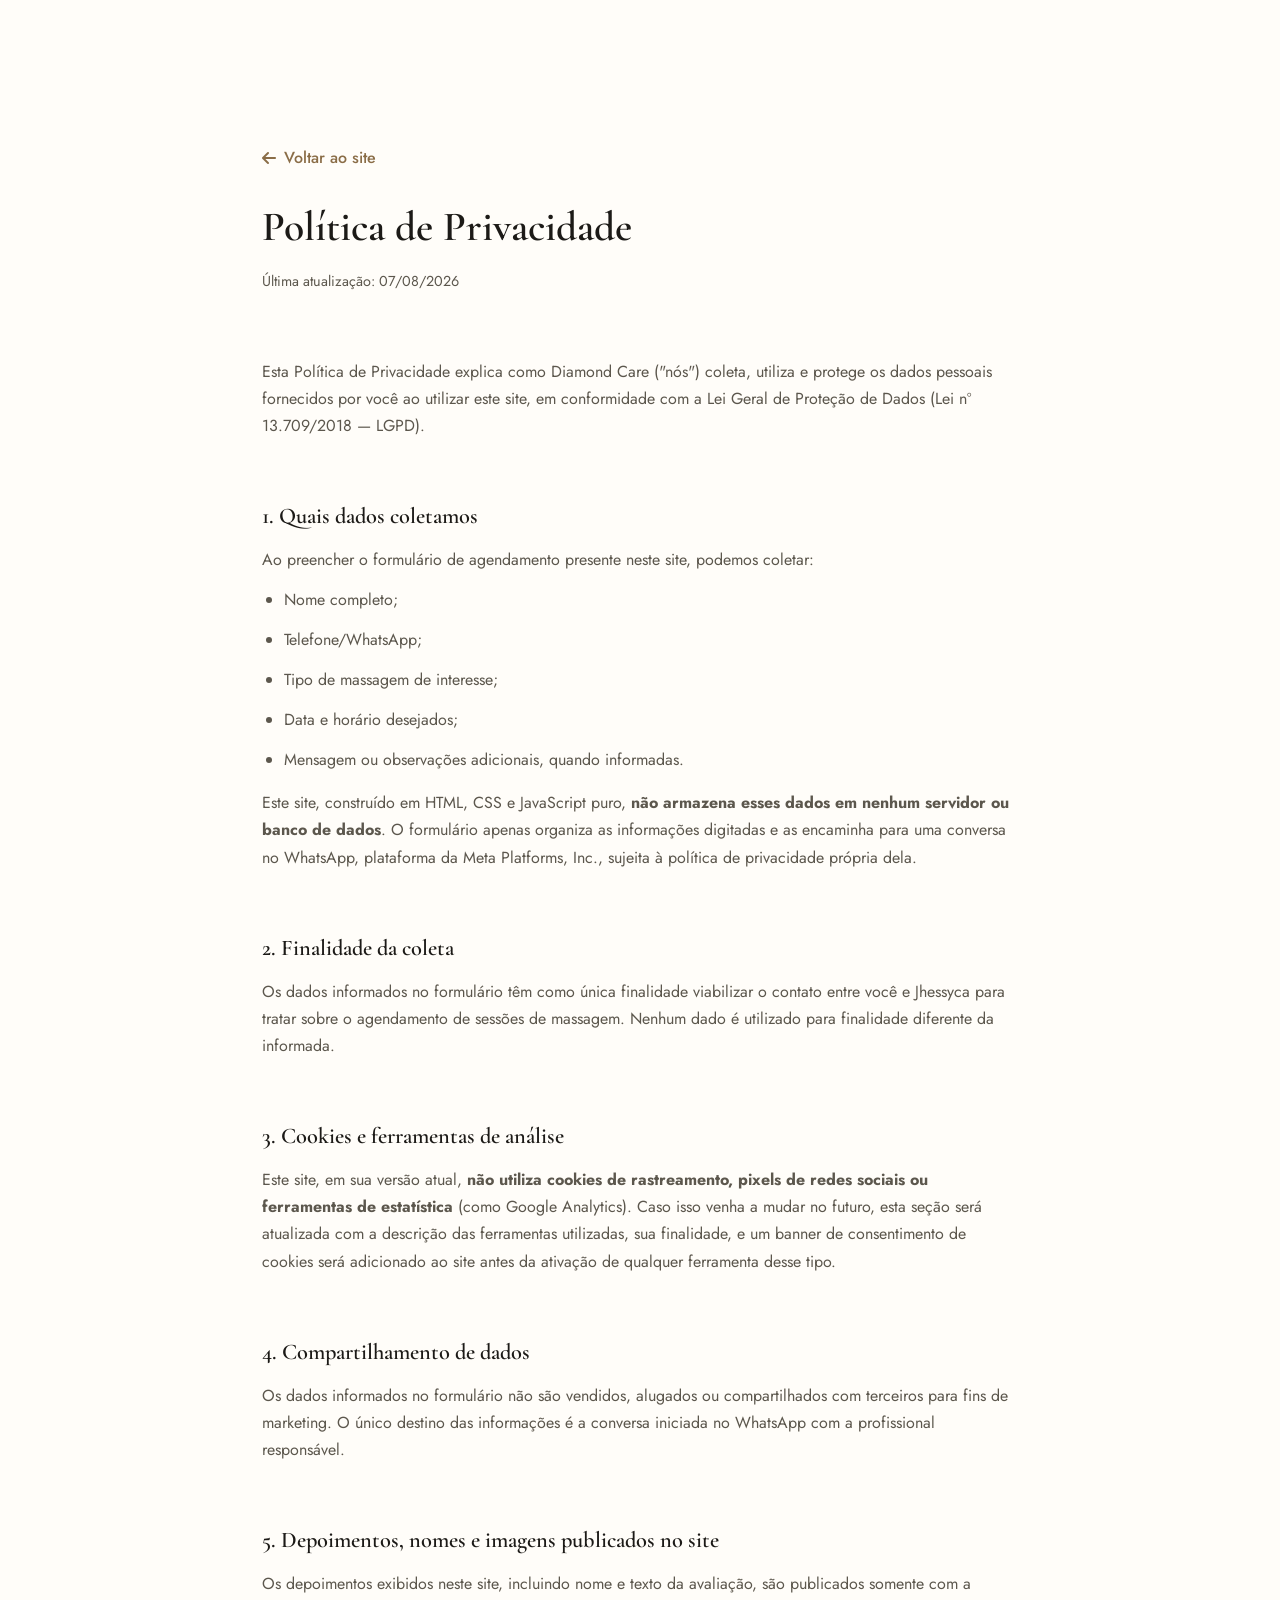
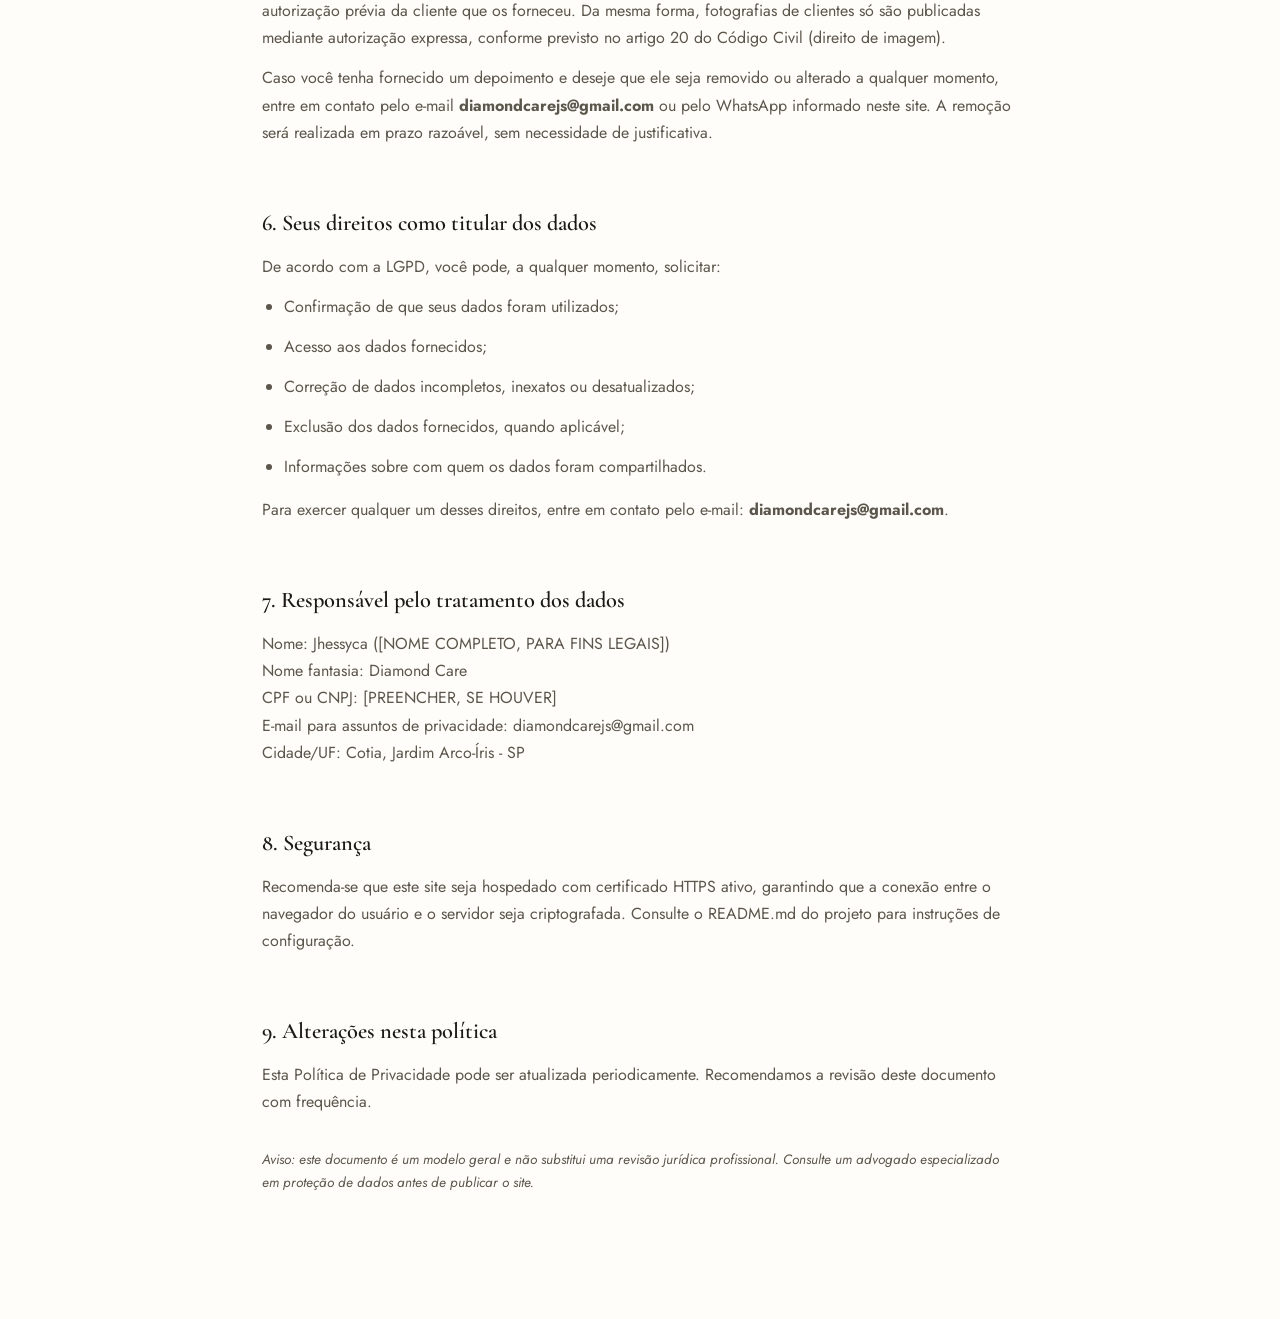
<file: politicas-de-privacidades.html>
<!DOCTYPE html>
<html lang="pt-BR">
<head>
  <meta charset="UTF-8" />
  <meta name="viewport" content="width=device-width, initial-scale=1.0" />
  <title>Política de Privacidade | Diamond Care</title>
  <meta name="description" content="Política de Privacidade de Diamond Care — saiba como seus dados são coletados e utilizados." />
  <meta name="robots" content="noindex, follow" />

  <link rel="preconnect" href="https://fonts.googleapis.com" />
  <link rel="preconnect" href="https://fonts.gstatic.com" crossorigin />
  <link href="https://fonts.googleapis.com/css2?family=Cormorant+Garamond:wght@500;600;700&family=Jost:wght@300;400;500;600&display=swap" rel="stylesheet" />
  <link rel="stylesheet" href="https://cdnjs.cloudflare.com/ajax/libs/font-awesome/6.5.2/css/all.min.css" />
  <link rel="stylesheet" href="../style.css" />

  <style>
    /* Estilos específicos das páginas institucionais (privacidade e termos) */
    .pagina-legal {
      max-width: 820px;
      margin: 0 auto;
      padding: calc(var(--espaco-xl) + 2rem) var(--espaco-md) var(--espaco-xl);
    }
    .pagina-legal h1 {
      font-size: clamp(2rem, 4vw, 2.6rem);
      margin-bottom: var(--espaco-sm);
    }
    .pagina-legal .atualizado-em {
      color: var(--cor-texto-suave);
      font-size: 0.9rem;
      margin-bottom: var(--espaco-lg);
    }
    .pagina-legal h2 {
      font-size: 1.4rem;
      margin-top: var(--espaco-lg);
      margin-bottom: var(--espaco-sm);
    }
    .pagina-legal p,
    .pagina-legal li {
      color: var(--cor-texto-suave);
      margin-bottom: 0.8rem;
    }
    .pagina-legal ul {
      list-style: disc;
      padding-left: 1.4rem;
      margin-bottom: 1rem;
    }
    .voltar-inicio {
      display: inline-flex;
      align-items: center;
      gap: 0.5rem;
      margin-bottom: var(--espaco-md);
      color: var(--cor-dourado-escuro);
      font-weight: 500;
    }
  </style>
</head>
<body>
  <main class="pagina-legal">
    <a href="../index.html" class="voltar-inicio"><i class="fa-solid fa-arrow-left" aria-hidden="true"></i> Voltar ao site</a>

    <h1>Política de Privacidade</h1>
    <p class="atualizado-em">Última atualização: 07/08/2026</p>

    <p>
      Esta Política de Privacidade explica como Diamond Care ("nós") coleta, utiliza e protege os dados
      pessoais fornecidos por você ao utilizar este site, em conformidade com a Lei Geral de Proteção de Dados
      (Lei nº 13.709/2018 — LGPD).
    </p>

    <h2>1. Quais dados coletamos</h2>
    <p>Ao preencher o formulário de agendamento presente neste site, podemos coletar:</p>
    <ul>
      <li>Nome completo;</li>
      <li>Telefone/WhatsApp;</li>
      <li>Tipo de massagem de interesse;</li>
      <li>Data e horário desejados;</li>
      <li>Mensagem ou observações adicionais, quando informadas.</li>
    </ul>
    <p>
      Este site, construído em HTML, CSS e JavaScript puro, <strong>não armazena esses dados em nenhum servidor
      ou banco de dados</strong>. O formulário apenas organiza as informações digitadas e as encaminha para uma
      conversa no WhatsApp, plataforma da Meta Platforms, Inc., sujeita à política de privacidade própria dela.
    </p>

    <h2>2. Finalidade da coleta</h2>
    <p>
      Os dados informados no formulário têm como única finalidade viabilizar o contato entre você e
      Jhessyca para tratar sobre o agendamento de sessões de massagem. Nenhum dado é utilizado para
      finalidade diferente da informada.
    </p>

    <h2>3. Cookies e ferramentas de análise</h2>
    <p>
      Este site, em sua versão atual, <strong>não utiliza cookies de rastreamento, pixels de redes sociais ou
      ferramentas de estatística</strong> (como Google Analytics). Caso isso venha a mudar no futuro, esta seção
      será atualizada com a descrição das ferramentas utilizadas, sua finalidade, e um banner de consentimento de
      cookies será adicionado ao site antes da ativação de qualquer ferramenta desse tipo.
    </p>

    <h2>4. Compartilhamento de dados</h2>
    <p>
      Os dados informados no formulário não são vendidos, alugados ou compartilhados com terceiros para fins de
      marketing. O único destino das informações é a conversa iniciada no WhatsApp com a profissional responsável.
    </p>

    <h2>5. Depoimentos, nomes e imagens publicados no site</h2>
    <p>
      Os depoimentos exibidos neste site, incluindo nome e texto da avaliação, são publicados somente com a
      autorização prévia da cliente que os forneceu. Da mesma forma, fotografias de clientes só são publicadas
      mediante autorização expressa, conforme previsto no artigo 20 do Código Civil (direito de imagem).
    </p>
    <p>
      Caso você tenha fornecido um depoimento e deseje que ele seja removido ou alterado a qualquer momento, entre
      em contato pelo e-mail <strong>diamondcarejs@gmail.com</strong> ou pelo WhatsApp informado neste site. A
      remoção será realizada em prazo razoável, sem necessidade de justificativa.
    </p>

    <h2>6. Seus direitos como titular dos dados</h2>
    <p>De acordo com a LGPD, você pode, a qualquer momento, solicitar:</p>
    <ul>
      <li>Confirmação de que seus dados foram utilizados;</li>
      <li>Acesso aos dados fornecidos;</li>
      <li>Correção de dados incompletos, inexatos ou desatualizados;</li>
      <li>Exclusão dos dados fornecidos, quando aplicável;</li>
      <li>Informações sobre com quem os dados foram compartilhados.</li>
    </ul>
    <p>
      Para exercer qualquer um desses direitos, entre em contato pelo e-mail:
      <strong>diamondcarejs@gmail.com</strong>.
    </p>

    <h2>7. Responsável pelo tratamento dos dados</h2>
    <p>
      Nome: Jhessyca ([NOME COMPLETO, PARA FINS LEGAIS])<br />
      Nome fantasia: Diamond Care<br />
      CPF ou CNPJ: [PREENCHER, SE HOUVER]<br />
      E-mail para assuntos de privacidade: diamondcarejs@gmail.com<br />
      Cidade/UF: Cotia, Jardim Arco-Íris - SP
    </p>

    <h2>8. Segurança</h2>
    <p>
      Recomenda-se que este site seja hospedado com certificado HTTPS ativo, garantindo que a conexão entre o
      navegador do usuário e o servidor seja criptografada. Consulte o README.md do projeto para instruções de
      configuração.
    </p>

    <h2>9. Alterações nesta política</h2>
    <p>
      Esta Política de Privacidade pode ser atualizada periodicamente. Recomendamos a revisão deste documento
      com frequência.
    </p>

    <p style="margin-top: 2rem; font-size: 0.85rem;">
      <em>
        Aviso: este documento é um modelo geral e não substitui uma revisão jurídica profissional.
        Consulte um advogado especializado em proteção de dados antes de publicar o site.
      </em>
    </p>
  </main>

  <script src="../script.js"></script>
</body>
</html>
</file>
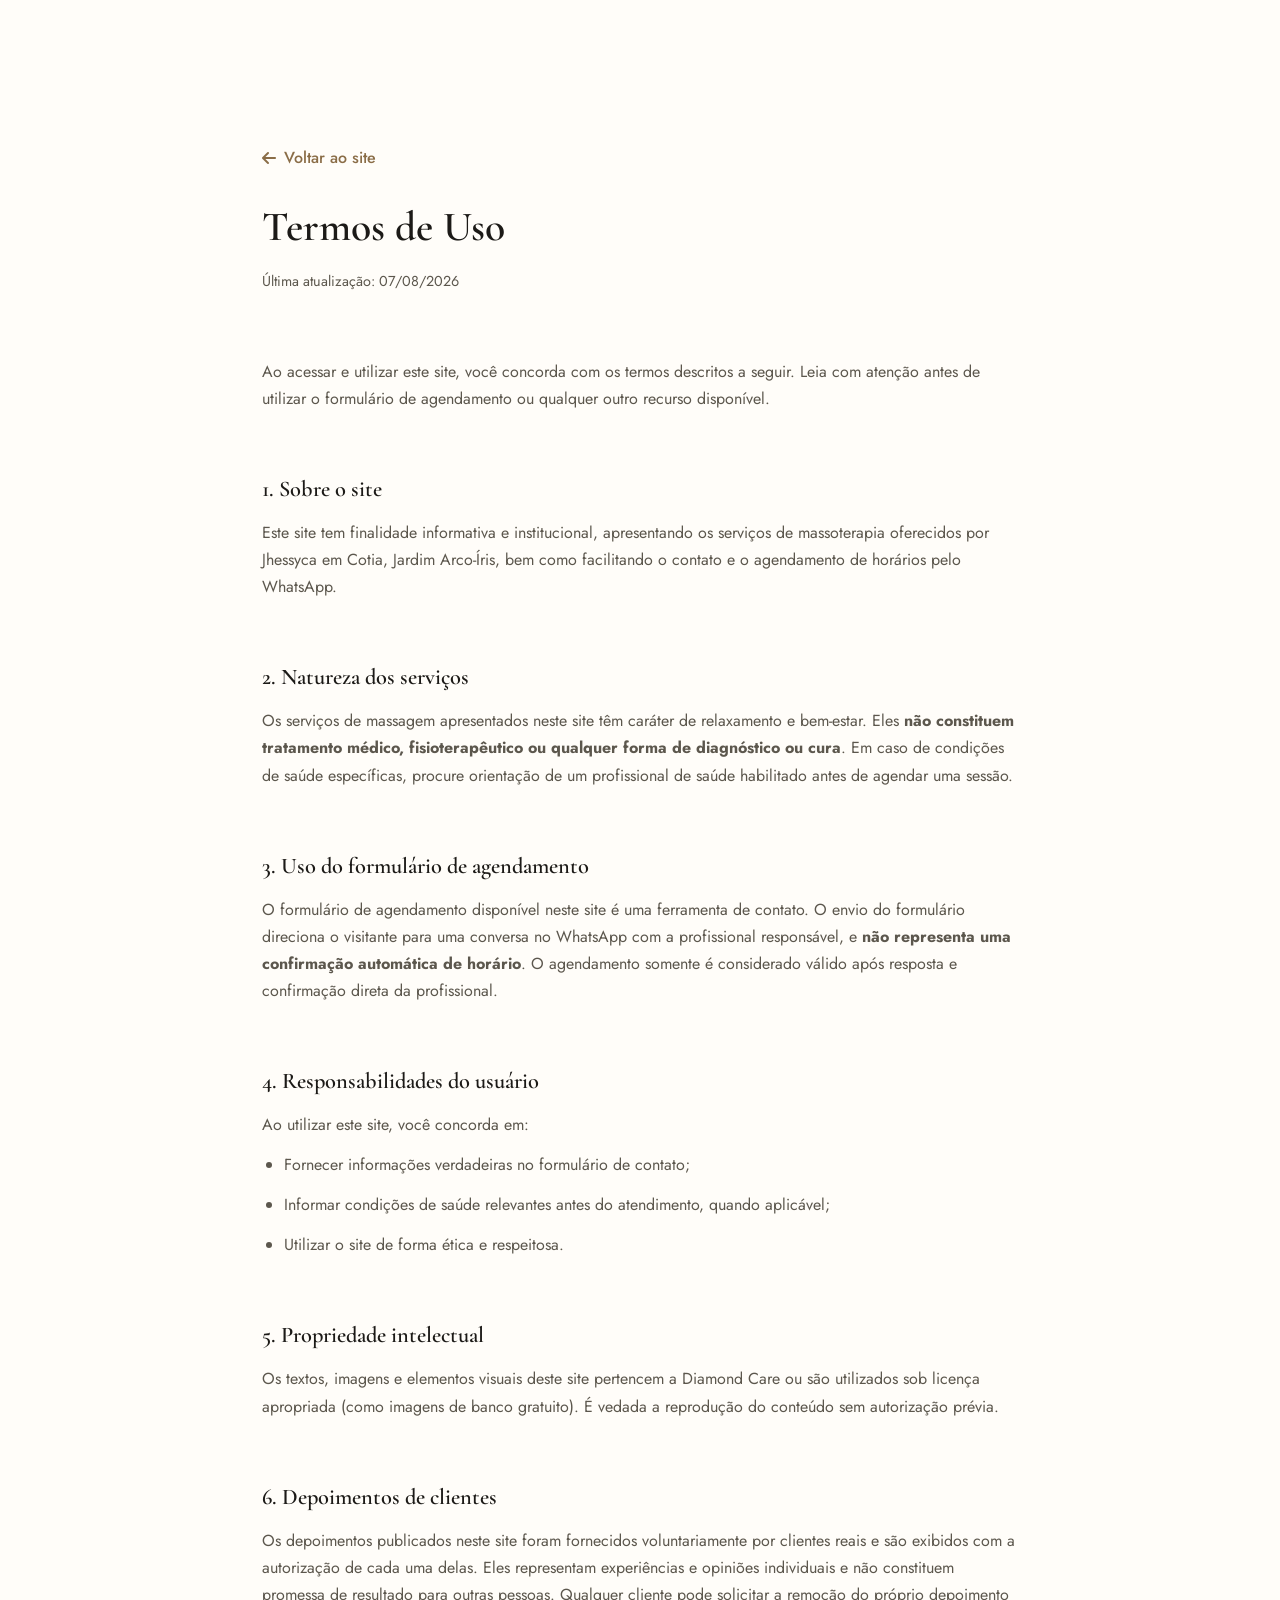
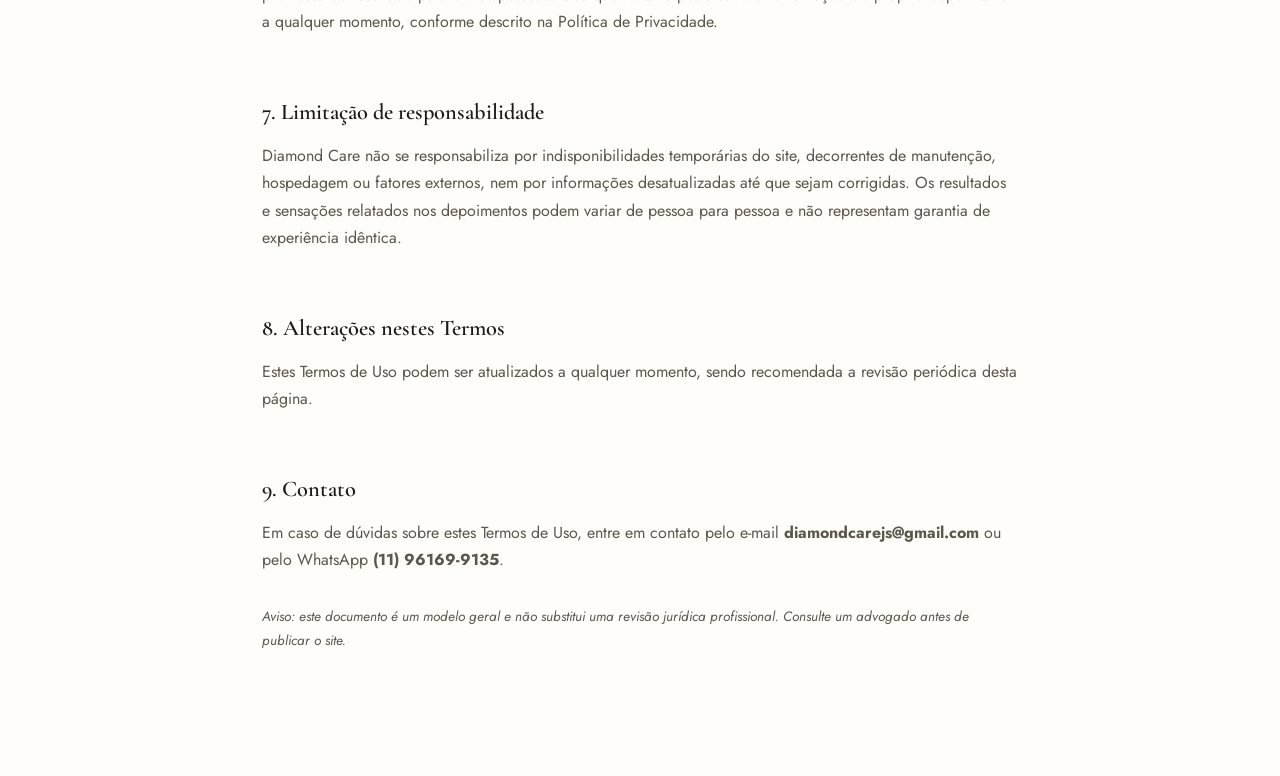
<file: termos-de-uso.html>
<!DOCTYPE html>
<html lang="pt-BR">
<head>
  <meta charset="UTF-8" />
  <meta name="viewport" content="width=device-width, initial-scale=1.0" />
  <title>Termos de Uso | Diamond Care</title>
  <meta name="description" content="Termos de Uso do site de Diamond Care." />
  <meta name="robots" content="noindex, follow" />

  <link rel="preconnect" href="https://fonts.googleapis.com" />
  <link rel="preconnect" href="https://fonts.gstatic.com" crossorigin />
  <link href="https://fonts.googleapis.com/css2?family=Cormorant+Garamond:wght@500;600;700&family=Jost:wght@300;400;500;600&display=swap" rel="stylesheet" />
  <link rel="stylesheet" href="https://cdnjs.cloudflare.com/ajax/libs/font-awesome/6.5.2/css/all.min.css" />
  <link rel="stylesheet" href="../style.css" />

  <style>
    .pagina-legal {
      max-width: 820px;
      margin: 0 auto;
      padding: calc(var(--espaco-xl) + 2rem) var(--espaco-md) var(--espaco-xl);
    }
    .pagina-legal h1 {
      font-size: clamp(2rem, 4vw, 2.6rem);
      margin-bottom: var(--espaco-sm);
    }
    .pagina-legal .atualizado-em {
      color: var(--cor-texto-suave);
      font-size: 0.9rem;
      margin-bottom: var(--espaco-lg);
    }
    .pagina-legal h2 {
      font-size: 1.4rem;
      margin-top: var(--espaco-lg);
      margin-bottom: var(--espaco-sm);
    }
    .pagina-legal p,
    .pagina-legal li {
      color: var(--cor-texto-suave);
      margin-bottom: 0.8rem;
    }
    .pagina-legal ul {
      list-style: disc;
      padding-left: 1.4rem;
      margin-bottom: 1rem;
    }
    .voltar-inicio {
      display: inline-flex;
      align-items: center;
      gap: 0.5rem;
      margin-bottom: var(--espaco-md);
      color: var(--cor-dourado-escuro);
      font-weight: 500;
    }
  </style>
</head>
<body>
  <main class="pagina-legal">
    <a href="../index.html" class="voltar-inicio"><i class="fa-solid fa-arrow-left" aria-hidden="true"></i> Voltar ao site</a>

    <h1>Termos de Uso</h1>
    <p class="atualizado-em">Última atualização: 07/08/2026</p>

    <p>
      Ao acessar e utilizar este site, você concorda com os termos descritos a seguir. Leia com atenção antes de
      utilizar o formulário de agendamento ou qualquer outro recurso disponível.
    </p>

    <h2>1. Sobre o site</h2>
    <p>
      Este site tem finalidade informativa e institucional, apresentando os serviços de massoterapia oferecidos
      por Jhessyca em Cotia, Jardim Arco-Íris, bem como facilitando o contato e o agendamento de horários
      pelo WhatsApp.
    </p>

    <h2>2. Natureza dos serviços</h2>
    <p>
      Os serviços de massagem apresentados neste site têm caráter de relaxamento e bem-estar. Eles
      <strong>não constituem tratamento médico, fisioterapêutico ou qualquer forma de diagnóstico ou cura</strong>.
      Em caso de condições de saúde específicas, procure orientação de um profissional de saúde habilitado antes
      de agendar uma sessão.
    </p>

    <h2>3. Uso do formulário de agendamento</h2>
    <p>
      O formulário de agendamento disponível neste site é uma ferramenta de contato. O envio do formulário direciona
      o visitante para uma conversa no WhatsApp com a profissional responsável, e <strong>não representa uma
      confirmação automática de horário</strong>. O agendamento somente é considerado válido após resposta e
      confirmação direta da profissional.
    </p>

    <h2>4. Responsabilidades do usuário</h2>
    <p>Ao utilizar este site, você concorda em:</p>
    <ul>
      <li>Fornecer informações verdadeiras no formulário de contato;</li>
      <li>Informar condições de saúde relevantes antes do atendimento, quando aplicável;</li>
      <li>Utilizar o site de forma ética e respeitosa.</li>
    </ul>

    <h2>5. Propriedade intelectual</h2>
    <p>
      Os textos, imagens e elementos visuais deste site pertencem a Diamond Care ou são utilizados sob licença
      apropriada (como imagens de banco gratuito). É vedada a reprodução do conteúdo sem autorização prévia.
    </p>

    <h2>6. Depoimentos de clientes</h2>
    <p>
      Os depoimentos publicados neste site foram fornecidos voluntariamente por clientes reais e são exibidos com
      a autorização de cada uma delas. Eles representam experiências e opiniões individuais e não constituem
      promessa de resultado para outras pessoas. Qualquer cliente pode solicitar a remoção do próprio depoimento a
      qualquer momento, conforme descrito na Política de Privacidade.
    </p>

    <h2>7. Limitação de responsabilidade</h2>
    <p>
      Diamond Care não se responsabiliza por indisponibilidades temporárias do site, decorrentes de manutenção,
      hospedagem ou fatores externos, nem por informações desatualizadas até que sejam corrigidas. Os resultados e
      sensações relatados nos depoimentos podem variar de pessoa para pessoa e não representam garantia de
      experiência idêntica.
    </p>

    <h2>8. Alterações nestes Termos</h2>
    <p>
      Estes Termos de Uso podem ser atualizados a qualquer momento, sendo recomendada a revisão periódica desta
      página.
    </p>

    <h2>9. Contato</h2>
    <p>
      Em caso de dúvidas sobre estes Termos de Uso, entre em contato pelo e-mail <strong>diamondcarejs@gmail.com</strong> ou
      pelo WhatsApp <strong>(11) 96169-9135</strong>.
    </p>

    <p style="margin-top: 2rem; font-size: 0.85rem;">
      <em>
        Aviso: este documento é um modelo geral e não substitui uma revisão jurídica profissional.
        Consulte um advogado antes de publicar o site.
      </em>
    </p>
  </main>

  <script src="../script.js"></script>
</body>
</html>
</file>
<file: style.css>
/* ==========================================================================
   ESTILO.CSS — Site institucional para massagista profissional
   Organizado por seções. Todas as cores e espaçamentos usam variáveis CSS
   (veja o bloco :root) para facilitar a edição.
   ========================================================================== */

/* --------------------------------------------------------------------------
   1. VARIÁVEIS GLOBAIS (design tokens)
   Altere aqui para trocar cores, fontes e espaçamentos em todo o site.
   -------------------------------------------------------------------------- */
:root {
  /* Paleta: preto, branco e dourado discreto */
  --cor-preto: #1c1a17;
  --cor-preto-suave: #2b2822;
  --cor-branco: #fffdf9;
  --cor-branco-osso: #f6f2ea;
  --cor-dourado: #a9895f;
  --cor-dourado-claro: #cbb18c;
  --cor-dourado-escuro: #8a6d47;
  --cor-texto: #2b2822;
  --cor-texto-suave: #5c574d;
  --cor-borda: #e7ddcb;
  --cor-erro: #a1423a;
  --cor-sucesso: #5c7a5a;

  /* Tipografia */
  --fonte-titulo: 'Cormorant Garamond', 'Georgia', serif;
  --fonte-corpo: 'Jost', 'Helvetica Neue', Arial, sans-serif;

  /* Espaçamentos */
  --espaco-xs: 0.5rem;
  --espaco-sm: 1rem;
  --espaco-md: 2rem;
  --espaco-lg: 4rem;
  --espaco-xl: 7rem;

  /* Outros */
  --raio-borda: 18px;
  --raio-borda-sm: 10px;
  --sombra-suave: 0 10px 40px rgba(28, 26, 23, 0.08);
  --sombra-media: 0 18px 50px rgba(28, 26, 23, 0.14);
  --transicao: 0.35s ease;
  --largura-maxima: 1180px;
}

/* --------------------------------------------------------------------------
   2. RESET E BASE
   -------------------------------------------------------------------------- */
*,
*::before,
*::after {
  box-sizing: border-box;
  margin: 0;
  padding: 0;
}

html {
  scroll-behavior: smooth;
  font-size: 16px;
}

body {
  font-family: var(--fonte-corpo);
  color: var(--cor-texto);
  background-color: var(--cor-branco);
  line-height: 1.7;
  overflow-x: hidden;
}

img {
  max-width: 100%;
  display: block;
}

a {
  color: inherit;
  text-decoration: none;
}

ul {
  list-style: none;
}

button {
  font-family: inherit;
  cursor: pointer;
  border: none;
  background: none;
}

h1, h2, h3, h4 {
  font-family: var(--fonte-titulo);
  font-weight: 600;
  line-height: 1.2;
  color: var(--cor-preto);
}

.container {
  max-width: var(--largura-maxima);
  margin: 0 auto;
  padding: 0 var(--espaco-md);
}

section {
  padding: var(--espaco-xl) 0;
}

/* Respeita usuários que preferem menos movimento */
@media (prefers-reduced-motion: reduce) {
  *,
  *::before,
  *::after {
    animation-duration: 0.001ms !important;
    animation-iteration-count: 1 !important;
    transition-duration: 0.001ms !important;
    scroll-behavior: auto !important;
  }
}

/* Foco visível para acessibilidade via teclado */
a:focus-visible,
button:focus-visible,
input:focus-visible,
select:focus-visible,
textarea:focus-visible {
  outline: 2px solid var(--cor-dourado-escuro);
  outline-offset: 3px;
  border-radius: 4px;
}

/* Link "pular para o conteúdo" — acessibilidade */
.pular-conteudo {
  position: absolute;
  left: -999px;
  top: 0;
  background: var(--cor-preto);
  color: var(--cor-branco);
  padding: var(--espaco-sm) var(--espaco-md);
  z-index: 999;
  border-radius: 0 0 8px 0;
}

.pular-conteudo:focus {
  left: 0;
}

/* --------------------------------------------------------------------------
   3. TIPOGRAFIA DE APOIO
   -------------------------------------------------------------------------- */
.rotulo-secao {
  display: inline-block;
  font-family: var(--fonte-corpo);
  font-size: 0.8rem;
  letter-spacing: 0.22em;
  text-transform: uppercase;
  color: var(--cor-dourado-escuro);
  margin-bottom: var(--espaco-sm);
}

.titulo-secao {
  font-size: clamp(2rem, 4vw, 2.8rem);
  margin-bottom: var(--espaco-sm);
}

.subtitulo-secao {
  color: var(--cor-texto-suave);
  max-width: 640px;
  font-size: 1.05rem;
}

.cabecalho-secao {
  text-align: center;
  max-width: 700px;
  margin: 0 auto var(--espaco-lg);
}

/* --------------------------------------------------------------------------
   4. BOTÕES
   -------------------------------------------------------------------------- */
.botao {
  display: inline-flex;
  align-items: center;
  justify-content: center;
  gap: 0.5rem;
  padding: 0.9rem 2rem;
  border-radius: 100px;
  font-size: 0.95rem;
  font-weight: 500;
  letter-spacing: 0.03em;
  transition: transform var(--transicao), box-shadow var(--transicao), background-color var(--transicao), color var(--transicao);
  white-space: nowrap;
}

.botao-primario {
  background-color: var(--cor-preto);
  color: var(--cor-branco);
}

.botao-primario:hover {
  background-color: var(--cor-dourado-escuro);
  transform: translateY(-2px);
  box-shadow: var(--sombra-media);
}

.botao-secundario {
  background-color: transparent;
  color: var(--cor-preto);
  border: 1px solid var(--cor-preto);
}

.botao-secundario:hover {
  background-color: var(--cor-preto);
  color: var(--cor-branco);
  transform: translateY(-2px);
}

.botao-whatsapp {
  background-color: #25d366;
  color: #ffffff;
}

.botao-whatsapp:hover {
  background-color: #1ebc59;
  transform: translateY(-2px);
  box-shadow: var(--sombra-media);
}

.botao-bloco {
  width: 100%;
}

/* --------------------------------------------------------------------------
   5. CABEÇALHO
   -------------------------------------------------------------------------- */
.cabecalho {
  position: fixed;
  top: 0;
  left: 0;
  width: 100%;
  z-index: 500;
  background-color: var(--cor-preto);
  transition: box-shadow var(--transicao), padding var(--transicao);
  padding: 1.4rem 0;
}

.cabecalho.rolado {
  box-shadow: 0 4px 24px rgba(0, 0, 0, 0.35);
  padding: 0.9rem 0;
}

.cabecalho .container {
  display: flex;
  align-items: center;
  justify-content: space-between;
  gap: var(--espaco-md);
}

.marca {
  display: flex;
  align-items: center;
  gap: 0.6rem;
  font-family: var(--fonte-titulo);
  font-size: 1.6rem;
  font-weight: 600;
  color: var(--cor-dourado-claro);
}

.marca .marca-destaque {
  color: var(--cor-dourado);
}

.nav-principal {
  display: flex;
  align-items: center;
  gap: var(--espaco-lg);
}

.menu-lista {
  display: flex;
  gap: var(--espaco-md);
}

.menu-lista a {
  font-size: 0.92rem;
  font-weight: 600;
  color: var(--cor-dourado-claro);
  position: relative;
  padding-bottom: 4px;
  transition: color var(--transicao);
}

.menu-lista a:hover,
.menu-lista a:focus-visible {
  color: #f0ddb6;
}

/* Botão de agendamento com destaque dourado sólido dentro do cabeçalho preto */
.cabecalho .botao-primario {
  background-color: var(--cor-dourado);
  color: var(--cor-preto);
  border: 1px solid var(--cor-dourado);
}

.cabecalho .botao-primario:hover {
  background-color: var(--cor-dourado-claro);
  border-color: var(--cor-dourado-claro);
}

.menu-lista a::after {
  content: '';
  position: absolute;
  left: 0;
  bottom: 0;
  width: 0;
  height: 1px;
  background-color: var(--cor-dourado-escuro);
  transition: width var(--transicao);
}

.menu-lista a:hover::after,
.menu-lista a:focus-visible::after {
  width: 100%;
}

.botao-menu-mobile {
  display: none;
  flex-direction: column;
  gap: 5px;
  width: 32px;
  z-index: 600;
  position: relative;
}

.botao-menu-mobile span {
  display: block;
  height: 2px;
  background-color: var(--cor-dourado-claro);
  border-radius: 2px;
  transition: transform var(--transicao), opacity var(--transicao), background-color var(--transicao);
}

.botao-menu-mobile[aria-expanded="true"] span:nth-child(1) {
  transform: translateY(7px) rotate(45deg);
}

.botao-menu-mobile[aria-expanded="true"] span:nth-child(2) {
  opacity: 0;
}

.botao-menu-mobile[aria-expanded="true"] span:nth-child(3) {
  transform: translateY(-7px) rotate(-45deg);
}

/* --------------------------------------------------------------------------
   6. HERO / SEÇÃO PRINCIPAL
   -------------------------------------------------------------------------- */
.hero {
  padding-top: calc(var(--espaco-xl) + 3rem);
  padding-bottom: var(--espaco-xl);
  background: linear-gradient(180deg, var(--cor-branco-osso) 0%, var(--cor-branco) 100%);
  overflow: hidden;
}

.hero .container {
  display: grid;
  grid-template-columns: 1.05fr 0.95fr;
  align-items: center;
  gap: var(--espaco-lg);
}

.hero-conteudo .rotulo-secao {
  margin-bottom: var(--espaco-md);
}

.hero-titulo {
  font-size: clamp(2.6rem, 5vw, 3.8rem);
  margin-bottom: var(--espaco-sm);
}

.hero-subtitulo {
  font-size: 1.1rem;
  color: var(--cor-texto-suave);
  margin-bottom: var(--espaco-md);
  max-width: 520px;
}

.hero-acoes {
  display: flex;
  flex-wrap: wrap;
  gap: var(--espaco-sm);
  margin-bottom: var(--espaco-md);
}

.hero-frase {
  font-family: var(--fonte-titulo);
  font-style: italic;
  font-size: 1.3rem;
  color: var(--cor-dourado-escuro);
  border-left: 2px solid var(--cor-dourado);
  padding-left: var(--espaco-sm);
}

.hero-imagem {
  position: relative;
}

.hero-imagem img {
  width: 100%;
  height: 560px;
  object-fit: cover;
  border-radius: var(--raio-borda);
  box-shadow: var(--sombra-media);
}

.hero-selo {
  position: absolute;
  bottom: -24px;
  left: -24px;
  background-color: var(--cor-preto);
  color: var(--cor-dourado-claro);
  padding: var(--espaco-sm) var(--espaco-md);
  border-radius: var(--raio-borda-sm);
  font-family: var(--fonte-titulo);
  text-align: center;
  box-shadow: var(--sombra-media);
}

.hero-selo strong {
  display: block;
  font-size: 1.8rem;
  color: var(--cor-dourado);
}

.hero-selo span {
  font-family: var(--fonte-corpo);
  font-size: 0.75rem;
  letter-spacing: 0.08em;
  text-transform: uppercase;
}

/* --------------------------------------------------------------------------
   7. BENEFÍCIOS
   -------------------------------------------------------------------------- */
.beneficios {
  background-color: var(--cor-branco);
}

.grade-beneficios {
  display: grid;
  grid-template-columns: repeat(3, 1fr);
  gap: var(--espaco-md);
}

.cartao-beneficio {
  padding: var(--espaco-md);
  border: 1px solid var(--cor-borda);
  border-radius: var(--raio-borda);
  text-align: left;
  transition: transform var(--transicao), box-shadow var(--transicao), border-color var(--transicao);
}

.cartao-beneficio:hover {
  transform: translateY(-6px);
  box-shadow: var(--sombra-suave);
  border-color: var(--cor-dourado-claro);
}

.icone-beneficio {
  width: 50px;
  height: 50px;
  display: flex;
  align-items: center;
  justify-content: center;
  border-radius: 50%;
  background-color: var(--cor-branco-osso);
  color: var(--cor-dourado-escuro);
  font-size: 1.3rem;
  margin-bottom: var(--espaco-sm);
}

.cartao-beneficio h3 {
  font-size: 1.2rem;
  margin-bottom: 0.4rem;
}

.cartao-beneficio p {
  color: var(--cor-texto-suave);
  font-size: 0.95rem;
}

/* --------------------------------------------------------------------------
   8. SOBRE MIM
   -------------------------------------------------------------------------- */
.sobre {
  background-color: var(--cor-branco-osso);
}

.sobre-cabecalho {
  display: flex;
  align-items: flex-start;
  justify-content: space-between;
  gap: var(--espaco-md);
  margin-bottom: var(--espaco-md);
}

.sobre-grade {
  display: grid;
  grid-template-columns: 0.85fr 1.15fr;
  gap: var(--espaco-lg);
  align-items: center;
}

.sobre-imagem {
  position: relative;
}

.sobre-imagem img {
  width: 100%;
  height: 520px;
  object-fit: cover;
  border-radius: var(--raio-borda);
  box-shadow: var(--sombra-media);
}

.sobre-experiencia {
  position: absolute;
  top: -20px;
  right: -20px;
  background-color: var(--cor-branco);
  border: 1px solid var(--cor-dourado-claro);
  border-radius: var(--raio-borda-sm);
  padding: var(--espaco-sm) var(--espaco-md);
  text-align: center;
  box-shadow: var(--sombra-suave);
}

.sobre-experiencia strong {
  display: block;
  font-family: var(--fonte-titulo);
  font-size: 1.8rem;
  color: var(--cor-dourado-escuro);
}

.sobre-experiencia span {
  font-size: 0.72rem;
  letter-spacing: 0.06em;
  text-transform: uppercase;
  color: var(--cor-texto-suave);
}

.sobre-texto p {
  margin-bottom: var(--espaco-sm);
  color: var(--cor-texto-suave);
}

.sobre-frase-pessoal {
  font-family: var(--fonte-titulo);
  font-style: italic;
  font-size: 1.2rem;
  color: var(--cor-preto);
  margin: var(--espaco-sm) 0 var(--espaco-md);
}

.lista-valores {
  display: grid;
  grid-template-columns: repeat(2, 1fr);
  gap: 0.6rem;
  margin-bottom: var(--espaco-md);
}

.lista-valores li {
  display: flex;
  align-items: center;
  gap: 0.5rem;
  font-size: 0.92rem;
  color: var(--cor-texto);
}

.lista-valores i {
  color: var(--cor-dourado-escuro);
}

.aviso-editavel {
  font-size: 0.8rem;
  color: var(--cor-texto-suave);
  background-color: rgba(169, 137, 95, 0.1);
  border: 1px dashed var(--cor-dourado-claro);
  border-radius: var(--raio-borda-sm);
  padding: 0.7rem 1rem;
  margin-top: var(--espaco-sm);
}

/* --------------------------------------------------------------------------
   9. MASSAGENS
   -------------------------------------------------------------------------- */
.grade-massagens {
  display: grid;
  grid-template-columns: repeat(3, 1fr);
  gap: var(--espaco-md);
}

.cartao-massagem {
  background-color: var(--cor-branco);
  border-radius: var(--raio-borda);
  overflow: hidden;
  box-shadow: var(--sombra-suave);
  transition: transform var(--transicao), box-shadow var(--transicao);
  display: flex;
  flex-direction: column;
}

.cartao-massagem:hover {
  transform: translateY(-6px);
  box-shadow: var(--sombra-media);
}

.cartao-massagem-imagem {
  height: 220px;
  overflow: hidden;
}

.cartao-massagem-imagem img {
  width: 100%;
  height: 100%;
  object-fit: cover;
  transition: transform 0.6s ease;
}

.cartao-massagem:hover .cartao-massagem-imagem img {
  transform: scale(1.06);
}

.cartao-massagem-conteudo {
  padding: var(--espaco-md);
  display: flex;
  flex-direction: column;
  gap: 0.6rem;
  flex-grow: 1;
}

.cartao-massagem-cabecalho {
  display: flex;
  justify-content: space-between;
  align-items: flex-start;
  gap: var(--espaco-sm);
}

.cartao-massagem-cabecalho h3 {
  font-size: 1.35rem;
}

.cartao-massagem-preco {
  font-family: var(--fonte-titulo);
  color: var(--cor-dourado-escuro);
  font-size: 1.1rem;
  white-space: nowrap;
}

.cartao-massagem-meta {
  display: flex;
  gap: var(--espaco-sm);
  font-size: 0.82rem;
  color: var(--cor-texto-suave);
}

.cartao-massagem-meta span {
  display: flex;
  align-items: center;
  gap: 0.3rem;
}

.cartao-massagem-descricao {
  color: var(--cor-texto-suave);
  font-size: 0.95rem;
}

.cartao-massagem-aviso {
  font-size: 0.78rem;
  color: var(--cor-texto-suave);
  border-top: 1px solid var(--cor-borda);
  padding-top: 0.6rem;
  margin-top: auto;
}

.cartao-massagem .botao {
  margin-top: 0.4rem;
}

/* --------------------------------------------------------------------------
   10. COMO FUNCIONA
   -------------------------------------------------------------------------- */
.como-funciona {
  background-color: var(--cor-preto);
  color: var(--cor-dourado-claro);
}

.como-funciona .rotulo-secao,
.como-funciona .titulo-secao,
.como-funciona .subtitulo-secao {
  color: var(--cor-dourado-claro);
}

.como-funciona .subtitulo-secao {
  color: var(--cor-dourado);
}

.passos {
  display: grid;
  grid-template-columns: repeat(5, 1fr);
  gap: var(--espaco-sm);
  counter-reset: passo;
}

.passo {
  text-align: center;
  padding: var(--espaco-md) var(--espaco-sm);
  border-radius: var(--raio-borda);
  border: 1px solid rgba(255, 253, 249, 0.12);
  background-color: rgba(255, 253, 249, 0.03);
}

.passo-numero {
  width: 44px;
  height: 44px;
  border-radius: 50%;
  border: 1px solid var(--cor-dourado-claro);
  color: var(--cor-dourado-claro);
  display: flex;
  align-items: center;
  justify-content: center;
  font-family: var(--fonte-titulo);
  font-size: 1.2rem;
  margin: 0 auto var(--espaco-sm);
}

.passo h3 {
  color: var(--cor-dourado-claro);
  font-size: 1.05rem;
  margin-bottom: 0.4rem;
}

.passo p {
  font-size: 0.85rem;
  color: var(--cor-dourado);
}

/* --------------------------------------------------------------------------
   11. GALERIA / MEU TRABALHO
   -------------------------------------------------------------------------- */
.grade-galeria {
  display: grid;
  grid-template-columns: repeat(4, 1fr);
  grid-auto-rows: 220px;
  gap: var(--espaco-sm);
}

.item-galeria {
  position: relative;
  overflow: hidden;
  border-radius: var(--raio-borda-sm);
  cursor: pointer;
  background: none;
  border: 1px solid var(--cor-borda);
}

.item-galeria:nth-child(4n+1) {
  grid-row: span 2;
}

.item-galeria img {
  width: 100%;
  height: 100%;
  object-fit: cover;
  transition: transform 0.6s ease;
}

.item-galeria:hover img,
.item-galeria:focus-visible img {
  transform: scale(1.08);
}

.item-galeria::after {
  content: '\f00e';
  font-family: 'Font Awesome 6 Free';
  font-weight: 900;
  position: absolute;
  inset: 0;
  display: flex;
  align-items: center;
  justify-content: center;
  color: var(--cor-dourado-claro);
  background: rgba(28, 26, 23, 0.35);
  opacity: 0;
  transition: opacity var(--transicao);
  font-size: 1.4rem;
}

.item-galeria:hover::after,
.item-galeria:focus-visible::after {
  opacity: 1;
}

.aviso-galeria {
  text-align: center;
  font-size: 0.85rem;
  color: var(--cor-texto-suave);
  margin-top: var(--espaco-md);
}

/* Modal da galeria */
.modal-galeria {
  position: fixed;
  inset: 0;
  background-color: rgba(28, 26, 23, 0.92);
  display: flex;
  align-items: center;
  justify-content: center;
  z-index: 900;
  opacity: 0;
  visibility: hidden;
  transition: opacity var(--transicao);
  padding: var(--espaco-md);
}

.modal-galeria.ativo {
  opacity: 1;
  visibility: visible;
}

.modal-galeria img {
  max-width: 90vw;
  max-height: 82vh;
  border-radius: var(--raio-borda-sm);
  box-shadow: var(--sombra-media);
}

.modal-legenda {
  color: var(--cor-dourado-claro);
  text-align: center;
  margin-top: var(--espaco-sm);
  font-size: 0.9rem;
}

.modal-fechar {
  position: absolute;
  top: var(--espaco-md);
  right: var(--espaco-md);
  color: var(--cor-dourado-claro);
  font-size: 1.6rem;
  width: 46px;
  height: 46px;
  border-radius: 50%;
  border: 1px solid rgba(203, 177, 140, 0.4);
  display: flex;
  align-items: center;
  justify-content: center;
}

.modal-fechar:hover {
  background-color: rgba(255, 253, 249, 0.15);
}

/* --------------------------------------------------------------------------
   13. PERGUNTAS FREQUENTES (FAQ)
   -------------------------------------------------------------------------- */
.lista-faq {
  max-width: 760px;
  margin: 0 auto;
}

.item-faq {
  border-bottom: 1px solid var(--cor-borda);
}

.pergunta-faq {
  width: 100%;
  display: flex;
  align-items: center;
  justify-content: space-between;
  gap: var(--espaco-sm);
  padding: 1.3rem 0.2rem;
  text-align: left;
  font-family: var(--fonte-titulo);
  font-size: 1.15rem;
  color: var(--cor-preto);
}

.pergunta-faq i {
  color: var(--cor-dourado-escuro);
  transition: transform var(--transicao);
  flex-shrink: 0;
}

.pergunta-faq[aria-expanded="true"] i {
  transform: rotate(45deg);
}

.resposta-faq {
  max-height: 0;
  overflow: hidden;
  transition: max-height var(--transicao), padding var(--transicao);
  color: var(--cor-texto-suave);
  font-size: 0.95rem;
}

.resposta-faq p {
  padding-bottom: 1.2rem;
  padding-right: 2rem;
}

/* --------------------------------------------------------------------------
   14. AGENDAMENTO / FORMULÁRIO
   -------------------------------------------------------------------------- */
.agendamento {
  background-color: var(--cor-preto);
  color: var(--cor-dourado-claro);
}

.agendamento .rotulo-secao,
.agendamento .titulo-secao {
  color: var(--cor-dourado-claro);
}

.agendamento .subtitulo-secao {
  color: var(--cor-dourado);
}

.caixa-formulario {
  max-width: 720px;
  margin: 0 auto;
  background-color: var(--cor-branco);
  color: var(--cor-texto);
  border-radius: var(--raio-borda);
  padding: var(--espaco-lg);
  box-shadow: var(--sombra-media);
}

.linha-formulario {
  display: grid;
  grid-template-columns: 1fr 1fr;
  gap: var(--espaco-sm);
}

.campo-formulario {
  margin-bottom: var(--espaco-sm);
}

.campo-formulario label {
  display: block;
  font-size: 0.85rem;
  font-weight: 500;
  margin-bottom: 0.4rem;
}

.campo-obrigatorio {
  color: var(--cor-erro);
}

.campo-formulario input,
.campo-formulario select,
.campo-formulario textarea {
  width: 100%;
  padding: 0.8rem 1rem;
  border: 1px solid var(--cor-borda);
  border-radius: var(--raio-borda-sm);
  font-family: var(--fonte-corpo);
  font-size: 0.95rem;
  background-color: var(--cor-branco-osso);
  color: var(--cor-texto);
  transition: border-color var(--transicao);
}

.campo-formulario input:focus,
.campo-formulario select:focus,
.campo-formulario textarea:focus {
  border-color: var(--cor-dourado);
  outline: none;
}

.campo-formulario textarea {
  resize: vertical;
  min-height: 100px;
}

.mensagem-erro-campo {
  display: block;
  color: var(--cor-erro);
  font-size: 0.78rem;
  margin-top: 0.3rem;
  min-height: 1em;
}

.campo-checkbox {
  display: flex;
  align-items: flex-start;
  gap: 0.6rem;
  margin-bottom: var(--espaco-md);
}

.campo-checkbox input {
  width: 18px;
  height: 18px;
  margin-top: 3px;
  accent-color: var(--cor-dourado-escuro);
}

.campo-checkbox label {
  font-size: 0.85rem;
  color: var(--cor-texto-suave);
}

.aviso-formulario {
  font-size: 0.82rem;
  color: var(--cor-texto-suave);
  text-align: center;
  margin-top: var(--espaco-sm);
}

.mensagem-status-formulario {
  display: none;
  padding: 0.9rem 1rem;
  border-radius: var(--raio-borda-sm);
  font-size: 0.9rem;
  margin-bottom: var(--espaco-sm);
}

.mensagem-status-formulario.mostrar {
  display: block;
}

.mensagem-status-formulario.sucesso {
  background-color: rgba(92, 122, 90, 0.12);
  color: var(--cor-sucesso);
  border: 1px solid var(--cor-sucesso);
}

.mensagem-status-formulario.erro {
  background-color: rgba(161, 66, 58, 0.1);
  color: var(--cor-erro);
  border: 1px solid var(--cor-erro);
}

/* --------------------------------------------------------------------------
   15. LOCALIZAÇÃO E CONTATO
   -------------------------------------------------------------------------- */
.localizacao .container {
  display: grid;
  grid-template-columns: 1fr 1fr;
  gap: var(--espaco-lg);
  align-items: start;
}

.lista-contato {
  display: flex;
  flex-direction: column;
  gap: var(--espaco-sm);
  margin: var(--espaco-md) 0;
}

.item-contato {
  display: flex;
  align-items: flex-start;
  gap: var(--espaco-sm);
}

.item-contato i {
  width: 42px;
  height: 42px;
  border-radius: 50%;
  background-color: var(--cor-branco-osso);
  color: var(--cor-dourado-escuro);
  display: flex;
  align-items: center;
  justify-content: center;
  flex-shrink: 0;
}

.item-contato strong {
  display: block;
  font-size: 0.95rem;
}

.item-contato span,
.item-contato a {
  color: var(--cor-texto-suave);
  font-size: 0.9rem;
}

.mapa-wrapper {
  border-radius: var(--raio-borda);
  overflow: hidden;
  box-shadow: var(--sombra-suave);
  border: 1px solid var(--cor-borda);
  height: 100%;
  min-height: 380px;
}

.mapa-wrapper iframe {
  width: 100%;
  height: 100%;
  min-height: 380px;
  border: 0;
}

/* --------------------------------------------------------------------------
   16. RODAPÉ
   -------------------------------------------------------------------------- */
.rodape {
  position: relative;
  background-color: var(--cor-preto);
  background-image: url('img/logo.png');
  background-size: cover;
  background-position: center;
  background-repeat: no-repeat;
  color: var(--cor-dourado-claro);
  padding: var(--espaco-lg) 0 var(--espaco-md);
  overflow: hidden;
}

/* Camada escura sobre o logo de fundo, para manter o texto legível */
.rodape::before {
  content: '';
  position: absolute;
  inset: 0;
  background-color: rgba(28, 26, 23, 0.88);
  z-index: 0;
}

.rodape .container {
  position: relative;
  z-index: 1;
}

.grade-rodape {
  display: grid;
  grid-template-columns: 1.4fr 1fr 1fr;
  gap: var(--espaco-lg);
  padding-bottom: var(--espaco-lg);
  border-bottom: 1px solid rgba(255, 253, 249, 0.12);
}

.rodape-marca {
  font-family: var(--fonte-titulo);
  font-size: 1.4rem;
  color: var(--cor-dourado-claro);
  margin-bottom: var(--espaco-sm);
}

.rodape h4 {
  color: var(--cor-dourado-claro);
  font-size: 1rem;
  margin-bottom: var(--espaco-sm);
}

.rodape-links {
  display: flex;
  flex-direction: column;
  gap: 0.6rem;
  font-size: 0.9rem;
}

.rodape-redes {
  display: flex;
  gap: 0.7rem;
  margin-top: var(--espaco-sm);
}

.rodape-redes a {
  width: 38px;
  height: 38px;
  border-radius: 50%;
  border: 1px solid rgba(203, 177, 140, 0.35);
  display: flex;
  align-items: center;
  justify-content: center;
  transition: background-color var(--transicao), border-color var(--transicao);
}

.rodape-redes a:hover {
  background-color: var(--cor-dourado-escuro);
  border-color: var(--cor-dourado-escuro);
}

.rodape-inferior {
  padding-top: var(--espaco-md);
  display: flex;
  justify-content: space-between;
  flex-wrap: wrap;
  gap: var(--espaco-sm);
  font-size: 0.8rem;
}

.aviso-medico-rodape {
  max-width: 720px;
  margin: 0 auto var(--espaco-md);
  text-align: center;
  font-size: 0.8rem;
  color: rgba(203, 177, 140, 0.75);
}

/* --------------------------------------------------------------------------
   17. BOTÃO FLUTUANTE DO WHATSAPP
   -------------------------------------------------------------------------- */
.whatsapp-flutuante {
  position: fixed;
  bottom: var(--espaco-md);
  right: var(--espaco-md);
  width: 60px;
  height: 60px;
  border-radius: 50%;
  background-color: #25d366;
  color: #ffffff;
  display: flex;
  align-items: center;
  justify-content: center;
  font-size: 1.6rem;
  box-shadow: 0 8px 24px rgba(37, 211, 102, 0.45);
  z-index: 400;
  animation: pulsar 2.4s infinite;
}

.whatsapp-flutuante:hover {
  transform: scale(1.08);
}

@keyframes pulsar {
  0% { box-shadow: 0 0 0 0 rgba(37, 211, 102, 0.5); }
  70% { box-shadow: 0 0 0 16px rgba(37, 211, 102, 0); }
  100% { box-shadow: 0 0 0 0 rgba(37, 211, 102, 0); }
}

@media (prefers-reduced-motion: reduce) {
  .whatsapp-flutuante {
    animation: none;
  }
}

/* --------------------------------------------------------------------------
   18. BOTÃO VOLTAR AO TOPO
   -------------------------------------------------------------------------- */
.voltar-topo {
  position: fixed;
  bottom: var(--espaco-md);
  right: 5.6rem;
  width: 46px;
  height: 46px;
  border-radius: 50%;
  background-color: var(--cor-preto);
  color: var(--cor-dourado-claro);
  display: flex;
  align-items: center;
  justify-content: center;
  z-index: 400;
  opacity: 0;
  visibility: hidden;
  transform: translateY(10px);
  transition: opacity var(--transicao), transform var(--transicao), visibility var(--transicao);
}

.voltar-topo.visivel {
  opacity: 1;
  visibility: visible;
  transform: translateY(0);
}

.voltar-topo:hover {
  background-color: var(--cor-dourado-escuro);
}

/* --------------------------------------------------------------------------
   19. ANIMAÇÕES DE ENTRADA DAS SEÇÕES
   -------------------------------------------------------------------------- */
.revelar {
  opacity: 0;
  transform: translateY(24px);
  transition: opacity 0.8s ease, transform 0.8s ease;
}

.revelar.visivel {
  opacity: 1;
  transform: translateY(0);
}

@media (prefers-reduced-motion: reduce) {
  .revelar {
    opacity: 1;
    transform: none;
    transition: none;
  }
}

/* --------------------------------------------------------------------------
   20. SEÇÕES RECOLHÍVEIS (botão para ocultar/mostrar blocos de conteúdo)
   -------------------------------------------------------------------------- */
.controle-secao {
  text-align: center;
  margin-bottom: var(--espaco-lg);
}

.botao-recolher {
  display: inline-flex;
  align-items: center;
  gap: 0.5rem;
  padding: 0.6rem 1.3rem;
  border-radius: 100px;
  border: 1px solid var(--cor-borda);
  background-color: var(--cor-branco);
  color: var(--cor-texto);
  font-size: 0.82rem;
  font-weight: 500;
  letter-spacing: 0.02em;
  transition: border-color var(--transicao), color var(--transicao), background-color var(--transicao);
  flex-shrink: 0;
}

.botao-recolher:hover {
  border-color: var(--cor-dourado-claro);
  color: var(--cor-dourado-escuro);
}

.botao-recolher i {
  font-size: 0.78rem;
  transition: transform var(--transicao);
}

.botao-recolher[aria-expanded="false"] i {
  transform: rotate(180deg);
}

/* Botão de recolher dentro da seção "Sobre mim" (fundo claro, alinhado à direita do título) */
.sobre-cabecalho .botao-recolher {
  margin-top: 0.4rem;
}

/* Botão de recolher em seções de fundo escuro (Como funciona) */
.como-funciona .botao-recolher {
  background-color: rgba(203, 177, 140, 0.08);
  border-color: rgba(203, 177, 140, 0.3);
  color: var(--cor-dourado-claro);
}

.como-funciona .botao-recolher:hover {
  border-color: var(--cor-dourado);
  color: #f0ddb6;
}

/* Wrapper animado: usa a técnica de grid-template-rows para uma transição suave
   sem precisar calcular altura via JavaScript. */
.secao-recolhivel {
  display: grid;
  grid-template-rows: 1fr;
  transition: grid-template-rows 0.45s ease;
}

.secao-recolhivel.recolhida {
  grid-template-rows: 0fr;
}

.secao-recolhivel-interno {
  overflow: hidden;
  min-height: 0;
}

@media (prefers-reduced-motion: reduce) {
  .secao-recolhivel {
    transition: none;
  }
}

/* --------------------------------------------------------------------------
   21. RESPONSIVIDADE
   -------------------------------------------------------------------------- */
@media (max-width: 1024px) {
  .hero .container,
  .sobre-grade,
  .localizacao .container {
    grid-template-columns: 1fr;
  }

  .sobre-imagem,
  .hero-imagem {
    order: -1;
  }

  .grade-beneficios,
  .grade-massagens {
    grid-template-columns: repeat(2, 1fr);
  }

  .passos {
    grid-template-columns: repeat(3, 1fr);
  }

  .grade-galeria {
    grid-template-columns: repeat(3, 1fr);
  }

  .grade-rodape {
    grid-template-columns: 1fr 1fr;
    gap: var(--espaco-md);
  }
}

@media (max-width: 860px) {
  .nav-principal {
    position: fixed;
    inset: 0 0 0 30%;
    background-color: var(--cor-branco);
    flex-direction: column;
    justify-content: center;
    align-items: flex-start;
    padding: var(--espaco-lg) var(--espaco-md);
    transform: translateX(100%);
    transition: transform var(--transicao);
    box-shadow: -10px 0 40px rgba(0,0,0,0.1);
  }

  .nav-principal.aberto {
    transform: translateX(0);
  }

  .menu-lista {
    flex-direction: column;
    gap: var(--espaco-md);
    margin-bottom: var(--espaco-md);
  }

  .menu-lista a {
    font-size: 1.1rem;
  }

  .botao-menu-mobile {
    display: flex;
  }

  .linha-formulario {
    grid-template-columns: 1fr;
  }

  .lista-valores {
    grid-template-columns: 1fr;
  }

  .sobre-cabecalho {
    flex-direction: column;
    align-items: flex-start;
  }
}

@media (max-width: 640px) {
  section {
    padding: var(--espaco-lg) 0;
  }

  .grade-beneficios,
  .grade-massagens {
    grid-template-columns: 1fr;
  }

  .passos {
    grid-template-columns: 1fr 1fr;
  }

  .grade-galeria {
    grid-template-columns: repeat(2, 1fr);
    grid-auto-rows: 160px;
  }

  .item-galeria:nth-child(4n+1) {
    grid-row: span 1;
  }

  .caixa-formulario {
    padding: var(--espaco-md);
  }

  .hero-selo {
    left: 12px;
    bottom: -18px;
  }

  .sobre-experiencia {
    right: 12px;
    top: -16px;
  }

  .rodape-inferior {
    flex-direction: column;
    text-align: center;
  }
}
</file>
